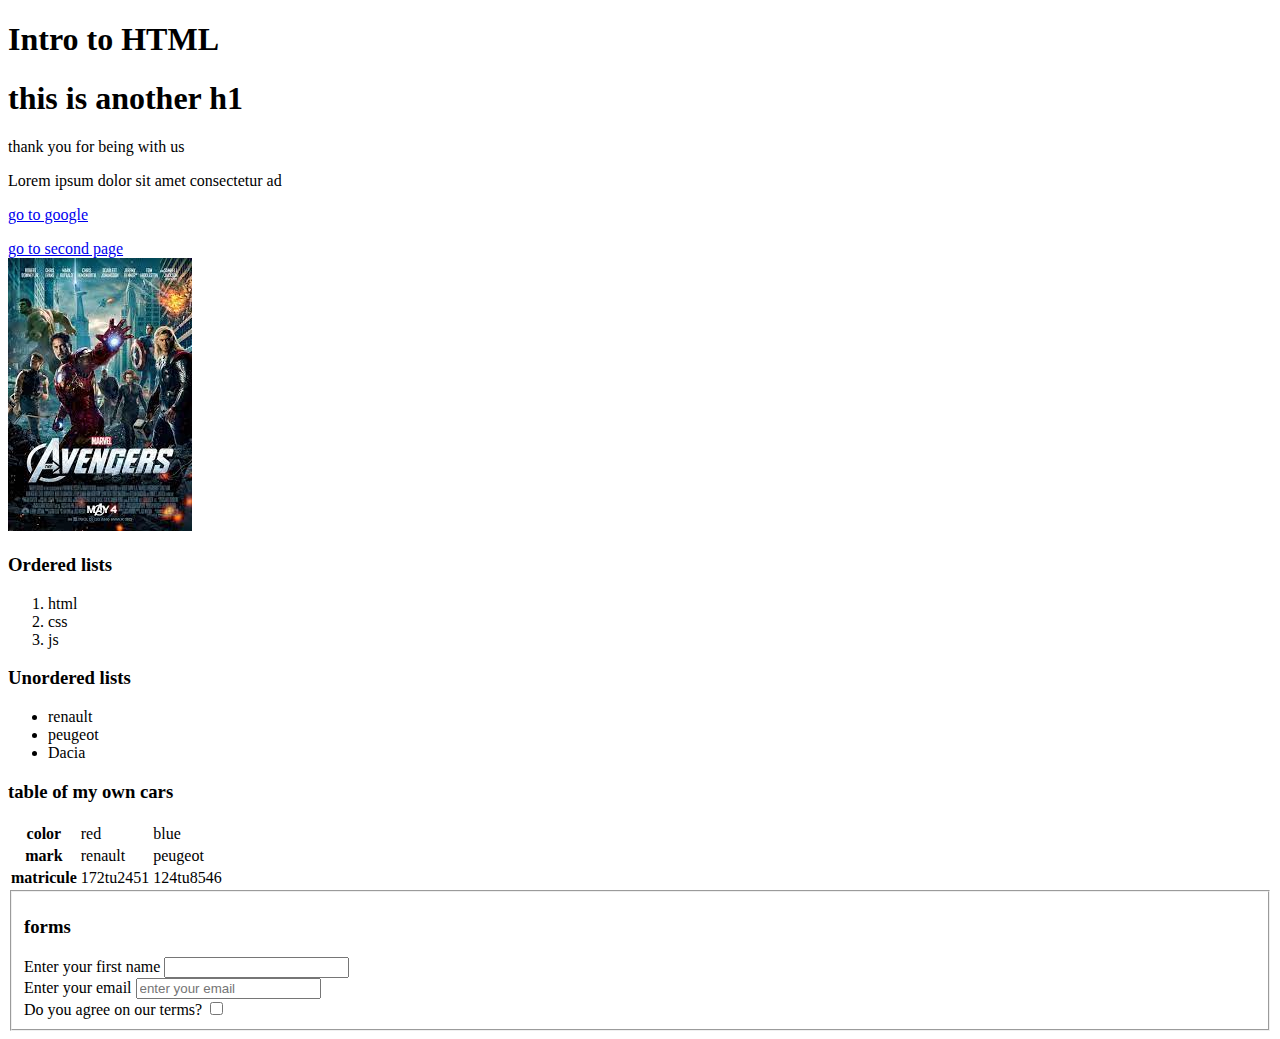
<file: W1D1/index.html>
<!DOCTYPE html>
<html lang="en">
<head>
    <meta charset="UTF-8">
    <meta name="viewport" content="width=device-width, initial-scale=1.0">
    <title>Hello HTML</title>
</head>
<body>
    

    <h1>Intro to HTML</h1><h1>this is another h1</h1>
    <p>thank you for being with us</p>
    <p>Lorem ipsum dolor sit 
        amet consectetur ad
    </p>
    <p>
        
        <a href="http://www.google.com"> go to google</a>
    </p>
    <a href="secondpage.html">
        go to second page</a>
        <div>
            <img src="./assets/images/devengers.jpeg" alt="No image">
            
        </div>

        <!-- Ordered lists and Unordered lists -->
        <h3>Ordered lists</h3>
        <ol>
            <li>html</li>
            <li>css</li>
            <li>js</li>
        </ol>
        <h3>Unordered lists</h3>
        <ul>
            <li>renault</li>
            <li>peugeot</li>
            <li>Dacia</li>
            
        </ul>
        <!-- <iframe width="560" height="315" src="https://www.youtube.com/embed/yMC4J6d5PHg?si=nj1UlFgEibukz4ME" title="YouTube video player" frameborder="0" allow="accelerometer; autoplay; clipboard-write; encrypted-media; gyroscope; picture-in-picture; web-share" allowfullscreen></iframe>
        <video src=""></video> -->
        <h3>table of my own cars</h3>
        <table>
            <tr>
                <th>color</th>
                <td>red</td>
                <td>blue</td>
            </tr>
            <tr>
                <th>mark</th>
                <td>renault</td>
                <td>peugeot</td>
            </tr>
            <tr>
                <th>matricule</th>
                <td>172tu2451</td>
                <td>124tu8546</td>
            </tr>
            
        </table>

        <fieldset>

            <form action="">
                <h3>forms</h3>
                <div>
                    <label for="firstName">Enter your first name</label>
                    <input type="text" name="firstName" id="firstName">
                </div>
                <div>
                    <label for="email">Enter your email</label>
                    <input type="email" name="email" id="email" placeholder="enter your email">  
                </div>
        
        
                <label for="terms">Do you agree on our terms?</label> <input type="checkbox" name="terms" id="terms">  
        

            </form>
        </fieldset>
    
        



    </body>

</html>
</file>
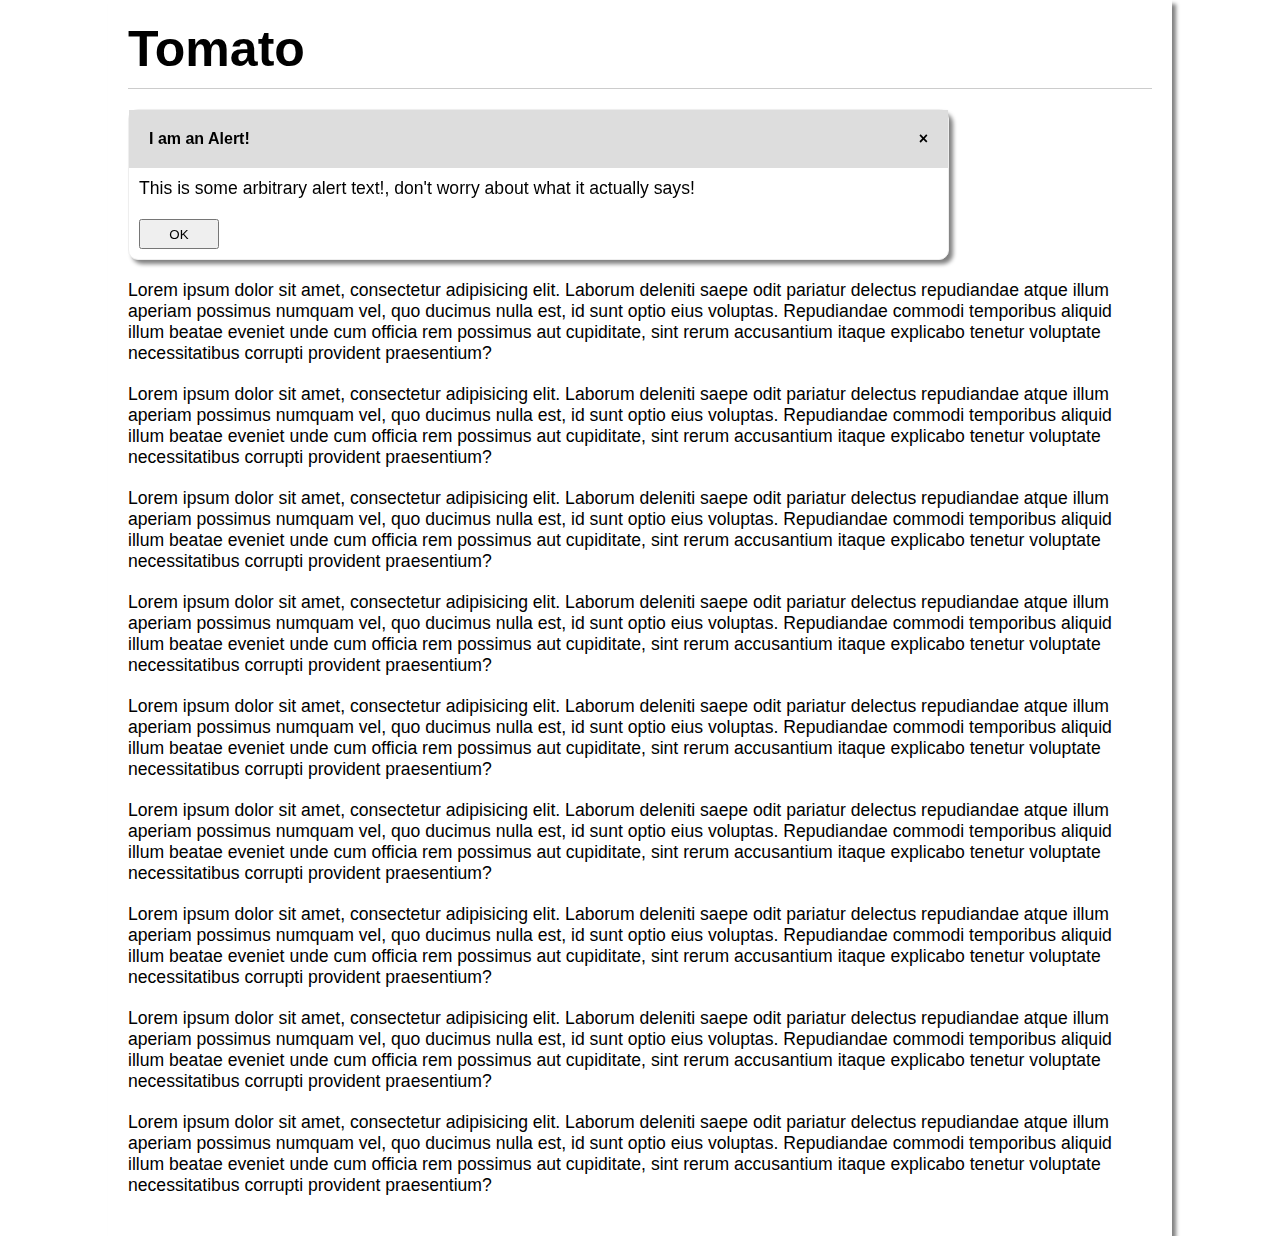
<file: W1D4/index.html>
<!DOCTYPE html>
<html>
<head>
  <meta charset="utf-8">
  <meta name="viewport" content="width=device-width">
  <title>JS Bin</title>
  <link rel="stylesheet" href="style.css">
</head>
<body>
  <div class="container">
    <h1>Tomato</h1>
    <div id="message">
      <div class="header"><span>I am an Alert!</span><span>×</span></div>
      <p>This is some arbitrary alert text!, don't worry about what it actually says!</p>
      <button>OK</button>
    </div>
    <p>Lorem ipsum dolor sit amet, consectetur adipisicing elit. Laborum deleniti saepe odit pariatur delectus repudiandae atque illum aperiam possimus numquam vel, quo ducimus nulla est, id sunt optio eius voluptas. Repudiandae commodi temporibus aliquid illum beatae eveniet unde cum officia rem possimus aut cupiditate, sint rerum accusantium itaque explicabo tenetur voluptate necessitatibus corrupti provident praesentium?</p>
    <p>Lorem ipsum dolor sit amet, consectetur adipisicing elit. Laborum deleniti saepe odit pariatur delectus repudiandae atque illum aperiam possimus numquam vel, quo ducimus nulla est, id sunt optio eius voluptas. Repudiandae commodi temporibus aliquid illum beatae eveniet unde cum officia rem possimus aut cupiditate, sint rerum accusantium itaque explicabo tenetur voluptate necessitatibus corrupti provident praesentium?</p>
    <p>Lorem ipsum dolor sit amet, consectetur adipisicing elit. Laborum deleniti saepe odit pariatur delectus repudiandae atque illum aperiam possimus numquam vel, quo ducimus nulla est, id sunt optio eius voluptas. Repudiandae commodi temporibus aliquid illum beatae eveniet unde cum officia rem possimus aut cupiditate, sint rerum accusantium itaque explicabo tenetur voluptate necessitatibus corrupti provident praesentium?</p>
    <p>Lorem ipsum dolor sit amet, consectetur adipisicing elit. Laborum deleniti saepe odit pariatur delectus repudiandae atque illum aperiam possimus numquam vel, quo ducimus nulla est, id sunt optio eius voluptas. Repudiandae commodi temporibus aliquid illum beatae eveniet unde cum officia rem possimus aut cupiditate, sint rerum accusantium itaque explicabo tenetur voluptate necessitatibus corrupti provident praesentium?</p>
    <p>Lorem ipsum dolor sit amet, consectetur adipisicing elit. Laborum deleniti saepe odit pariatur delectus repudiandae atque illum aperiam possimus numquam vel, quo ducimus nulla est, id sunt optio eius voluptas. Repudiandae commodi temporibus aliquid illum beatae eveniet unde cum officia rem possimus aut cupiditate, sint rerum accusantium itaque explicabo tenetur voluptate necessitatibus corrupti provident praesentium?</p>
    <p>Lorem ipsum dolor sit amet, consectetur adipisicing elit. Laborum deleniti saepe odit pariatur delectus repudiandae atque illum aperiam possimus numquam vel, quo ducimus nulla est, id sunt optio eius voluptas. Repudiandae commodi temporibus aliquid illum beatae eveniet unde cum officia rem possimus aut cupiditate, sint rerum accusantium itaque explicabo tenetur voluptate necessitatibus corrupti provident praesentium?</p>
    <p>Lorem ipsum dolor sit amet, consectetur adipisicing elit. Laborum deleniti saepe odit pariatur delectus repudiandae atque illum aperiam possimus numquam vel, quo ducimus nulla est, id sunt optio eius voluptas. Repudiandae commodi temporibus aliquid illum beatae eveniet unde cum officia rem possimus aut cupiditate, sint rerum accusantium itaque explicabo tenetur voluptate necessitatibus corrupti provident praesentium?</p>
    <p>Lorem ipsum dolor sit amet, consectetur adipisicing elit. Laborum deleniti saepe odit pariatur delectus repudiandae atque illum aperiam possimus numquam vel, quo ducimus nulla est, id sunt optio eius voluptas. Repudiandae commodi temporibus aliquid illum beatae eveniet unde cum officia rem possimus aut cupiditate, sint rerum accusantium itaque explicabo tenetur voluptate necessitatibus corrupti provident praesentium?</p>
    <p>Lorem ipsum dolor sit amet, consectetur adipisicing elit. Laborum deleniti saepe odit pariatur delectus repudiandae atque illum aperiam possimus numquam vel, quo ducimus nulla est, id sunt optio eius voluptas. Repudiandae commodi temporibus aliquid illum beatae eveniet unde cum officia rem possimus aut cupiditate, sint rerum accusantium itaque explicabo tenetur voluptate necessitatibus corrupti provident praesentium?</p>
  </div>
</body>
</html>
</file>
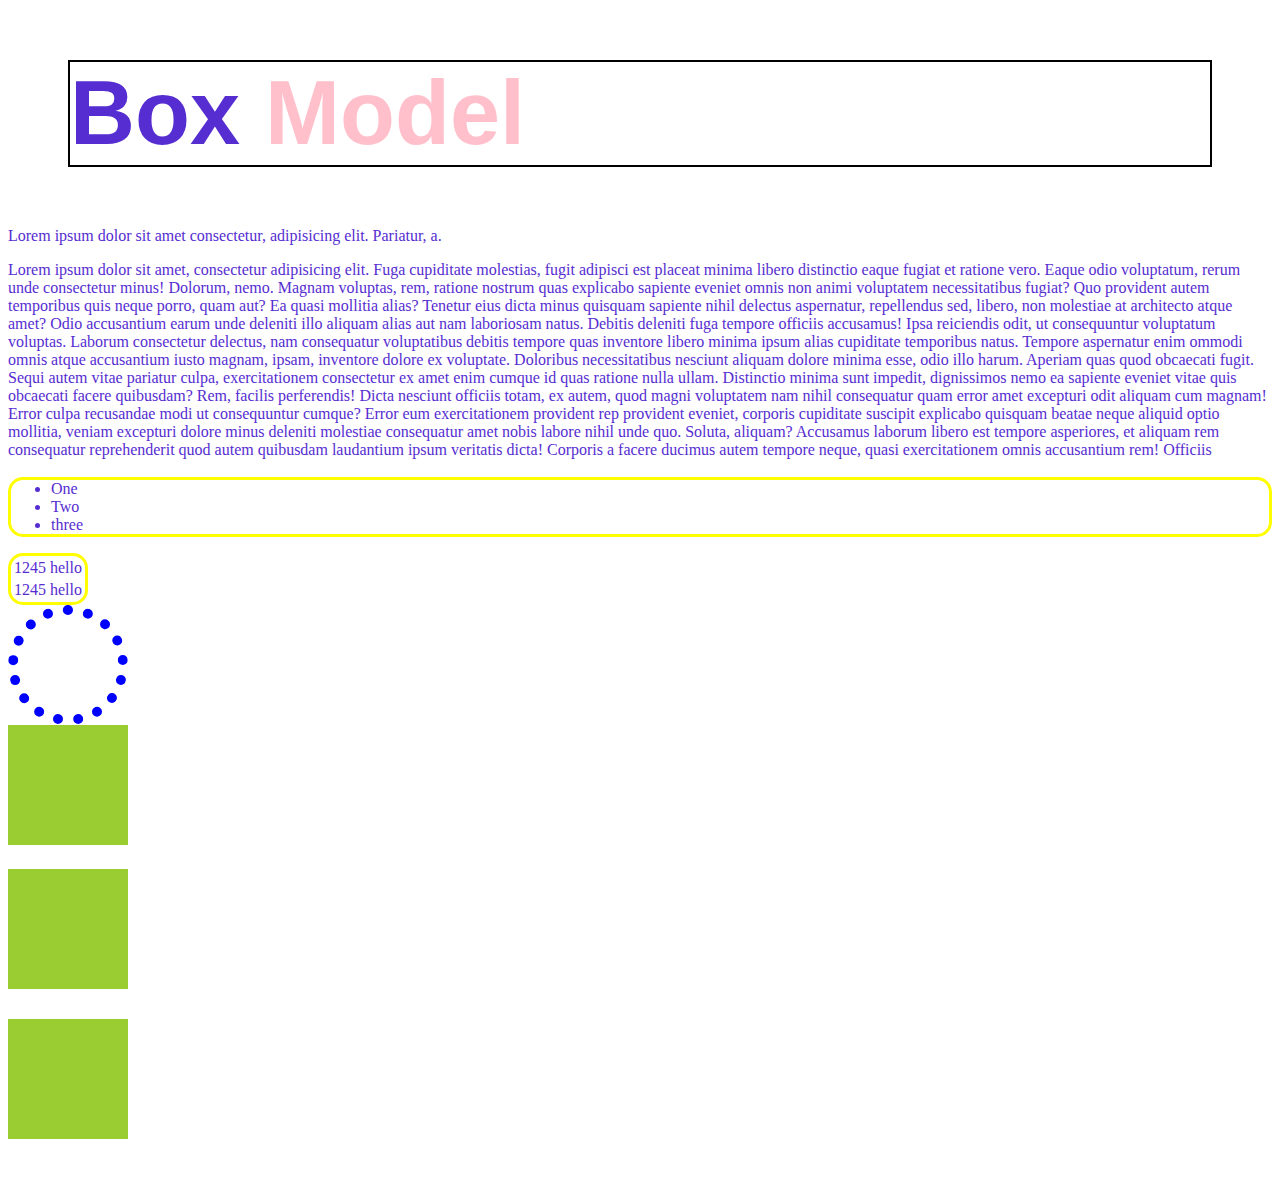
<file: W1D2/boxmodel/index.html>
<!DOCTYPE html>
<html lang="en">
<head>
    <meta charset="UTF-8">
    <meta name="viewport" content="width=device-width, initial-scale=1.0">
    <title>Box model</title>
    <link rel="stylesheet" href="style.css">
</head>
<body>
    <h1>Box <span class="pink">Model</span></h1>
    <p>Lorem ipsum dolor sit amet consectetur, adipisicing elit. Pariatur, a.</p>
    <div class="boxxy">
    <p class="small-p-text">Lorem ipsum dolor sit amet, consectetur adipisicing elit. Fuga cupiditate molestias, fugit adipisci est placeat minima libero distinctio eaque fugiat et ratione vero. Eaque odio voluptatum, rerum unde consectetur minus!
    Dolorum, nemo. Magnam voluptas, rem, ratione nostrum quas explicabo sapiente eveniet omnis non animi voluptatem necessitatibus fugiat? Quo provident autem temporibus quis neque porro, quam aut? Ea quasi mollitia alias?
    Tenetur eius dicta minus quisquam sapiente nihil delectus aspernatur, repellendus sed, libero, non molestiae at architecto atque amet? Odio accusantium earum unde deleniti illo aliquam alias aut nam laboriosam natus.
    Debitis deleniti fuga tempore officiis accusamus! Ipsa reiciendis odit, ut consequuntur voluptatum voluptas. Laborum consectetur delectus, nam consequatur voluptatibus debitis tempore quas inventore libero minima ipsum alias cupiditate temporibus natus.
    Tempore aspernatur enim <span>ommodi omnis atque accusantium iusto magnam, ipsam, inventore dolore ex voluptate. Doloribus necessitatibus nesciunt aliquam dolore minima esse, odio illo harum. Aperiam quas quod obcaecati fugit.
        Sequi autem vitae pariatur culpa, exercitationem consectetur ex amet enim cumque id quas ratione nulla ullam. Distinctio minima sunt impedit, dignissimos nemo ea sapiente eveniet vitae quis obcaecati facere quibusdam?
        Rem, facilis perferendis! Dicta nesciunt officiis totam, ex autem, quod magni voluptatem nam nihil consequatur quam error amet excepturi odit aliquam cum magnam! Error culpa recusandae modi ut consequuntur cumque?
        Error eum exercitationem provident rep</span> provident eveniet, corporis cupiditate suscipit explicabo quisquam beatae neque aliquid optio mollitia, veniam excepturi dolore minus deleniti molestiae consequatur amet nobis labore nihil unde quo. Soluta, aliquam?
    Accusamus laborum libero est tempore asperiores, et aliquam rem consequatur reprehenderit quod autem quibusdam laudantium ipsum veritatis dicta! Corporis a facere ducimus autem tempore neque, quasi exercitationem omnis accusantium rem!
    Officiis cupiditate aut quidem commodi omnis atque accusantium iusto magnam, ipsam, inventore dolore ex voluptate. Doloribus necessitatibus nesciunt aliquam dolore minima esse, odio illo harum. Aperiam quas quod obcaecati fugit.
    Sequi autem vitae pariatur culpa, exercitationem consectetur ex amet enim cumque id quas ratione nulla ullam. Distinctio minima sunt impedit, dignissimos nemo ea sapiente eveniet vitae quis obcaecati facere quibusdam?
    Rem, facilis perferendis! Dicta nesciunt officiis totam, ex autem, quod magni voluptatem nam nihil consequatur quam error amet excepturi odit aliquam cum magnam! Error culpa recusandae modi ut consequuntur cumque?
    Error eum exercitationem provident reprehenderit voluptatibus, reiciendis laboriosam porro, voluptates sequi sunt consequuntur ad dolorem cumque deleniti, asperiores eos eaque perferendis itaque dignissimos dolorum tempora non! Dolor repellendus consectetur hic.
    Adipisci, quibusdam qui. Harum quas, nesciunt excepturi ducimus ipsum officiis earum mollitia, quibusdam laudantium, eaque quidem. Fugiat unde voluptatibus veniam non obcaecati ad, velit labore odit omnis expedita? Excepturi, totam.
    Perspiciatis, obcaecati neque facere provident eaque aperiam, vitae voluptate veritatis accusamus officia, illo dolorem et repellendus. Nobis modi deserunt in nihil dolore nostrum obcaecati earum soluta odio! Numquam, quisquam cumque?
    Rem nisi quisquam, dolore, deserunt voluptates vero facilis itaque neque nemo aliquid magnam distinctio? Labore rem laboriosam est ullam reiciendis ducimus ratione repudiandae accusamus voluptatem corporis cum laborum, placeat perferendis.
    Velit quidem voluptatem autem voluptatum minima. Consequatur nemo veniam quia velit corrupti ullam eos debitis ducimus accusantium, reiciendis illo dicta ab reprehenderit nostrum voluptates vero ea eius magnam earum eveniet.
    Atque eos optio qui omnis at expedita, laborum tempore quibusdam accusantium repellat quae eveniet facilis, dolor nisi, ipsum laboriosam adipisci? Placeat, voluptates? Laborum, ipsa modi. Voluptates voluptate expedita quaerat sed.</p>
    </div>
    <ul class="myborder">
        <li>One</li>
        <li>Two</li>
        <li>three</li>
    </ul>

    <table class="myborder">
        <tr>
            <td>1245</td>
            <td>hello</td>
        </tr>
        <tr>
            <td>1245</td>
            <td>hello</td>
        </tr>
    </table>

    <div class="tomato">

    </div>
    <div id="box1"></div>
    <div id="box2"></div>
    <div id="box3"></div>
</body>
</html>
</file>
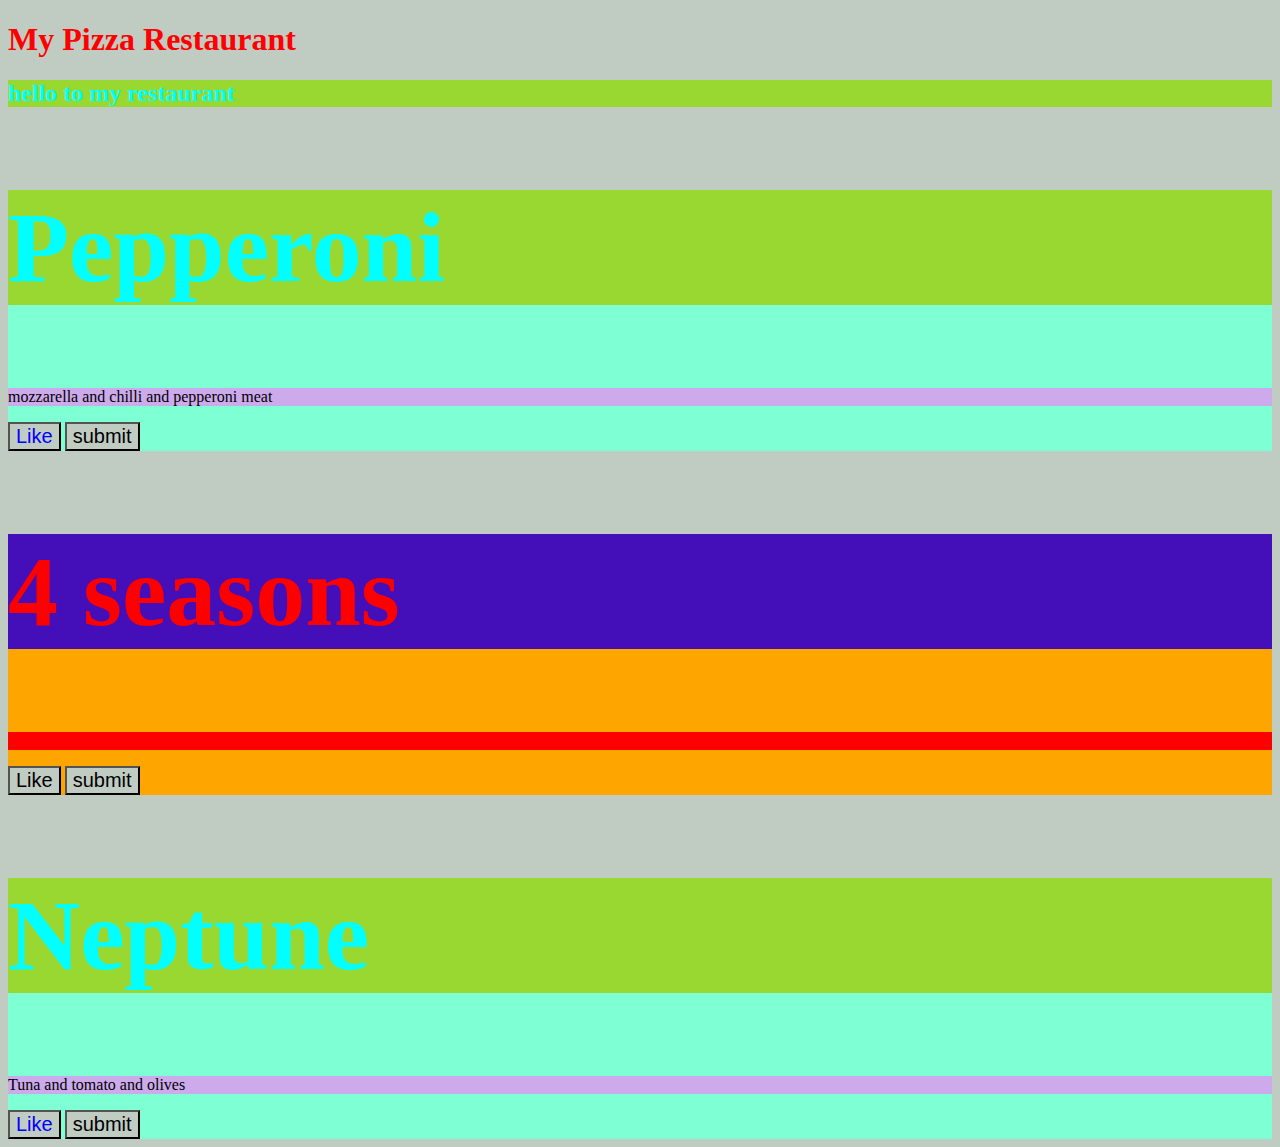
<file: W1D2/Introduction to CSS/index.html>
<!DOCTYPE html>
<html lang="en">
<head>
    <meta charset="UTF-8">
    <meta name="viewport" content="width=device-width, initial-scale=1.0">
    <title>Pizza Restaurant</title>
    <link rel="stylesheet" href="./assets/style.css">
</head>
<body>
    <h1>My Pizza Restaurant</h1>
    <h2>hello to my restaurant</h2>
    <!-- div*3>h2+p -->
    <div>
        <h2>Pepperoni</h2>
        <p>mozzarella and chilli and pepperoni meat</p>
        <button class="blue">Like</button>
        <button>submit</button>
    </div>
    <div class="orange" >
        <h2 id="moreblue" class="red">4 seasons</h2>
        <p class="red">cheese and onions and vegetable</p>
        <button >Like</button>
        <button >submit</button>
    </div>
    <div>
        <h2> Neptune</h2>
        <p> Tuna and tomato and olives</p>
        <button class="blue">Like</button>
        <button>submit</button>
    </div>




</body>
</html>
</file>
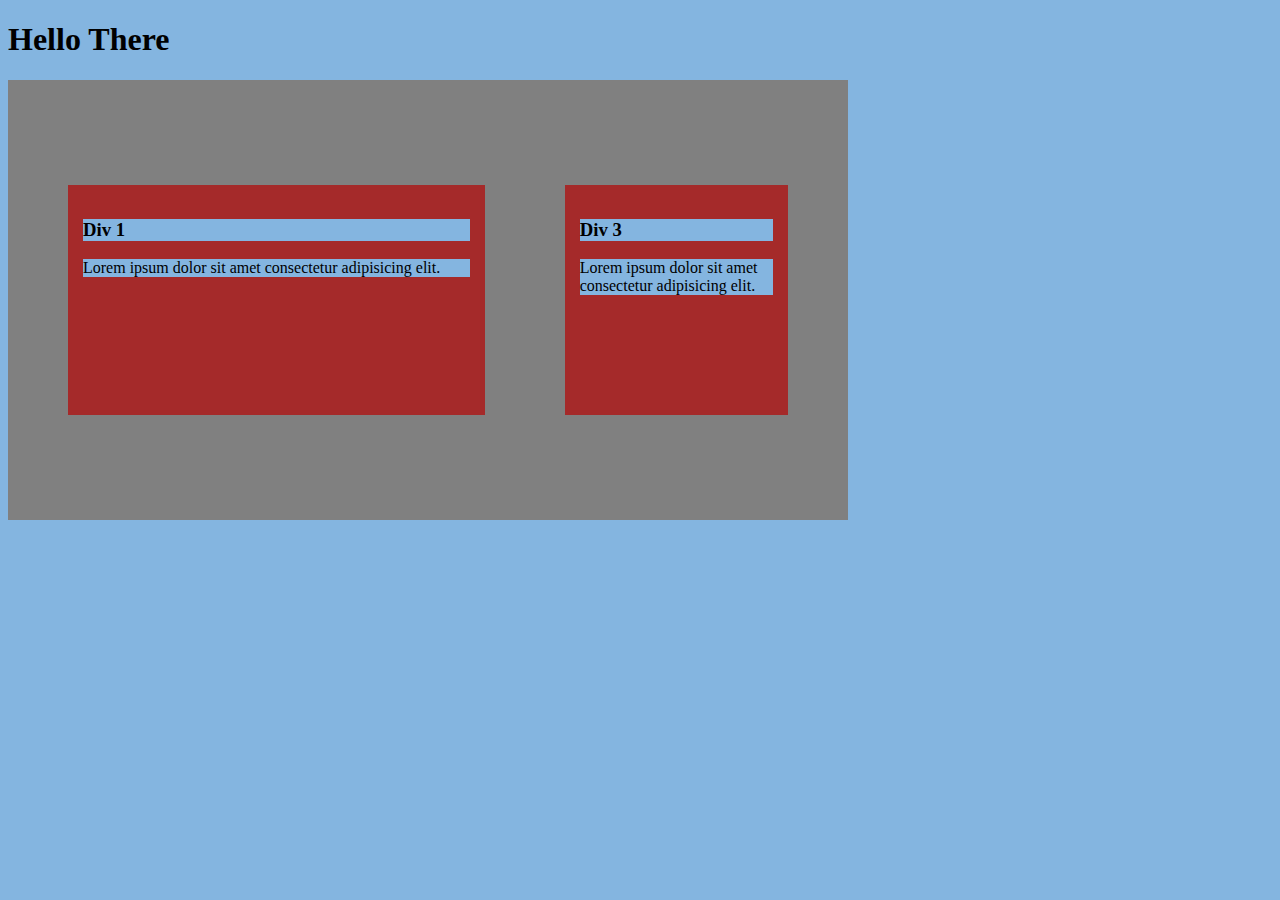
<file: W1D3/Flex Box/index.html>
<!DOCTYPE html>
<html lang="en">
<head>
    <meta charset="UTF-8">
    <meta name="viewport" content="width=device-width, initial-scale=1.0">
    <title>Flex Box</title>
    <link rel="stylesheet" href="style.css">
</head>
<body>
    <H1>Hello There</H1>
    <div class="container">
        <div class="col1">
            <h3>Div 1</h3>
            <p>Lorem ipsum dolor sit amet consectetur adipisicing elit.</p>
        </div>
        <!-- <div class="col">
            <h3>Div 2</h3>
            <p>Lorem ipsum dolor sit amet consectetur adipisicing elit.</p>
        </div> -->
        <div class="col2">
            <h3>Div 3</h3>
            <p>Lorem ipsum dolor sit amet consectetur adipisicing elit.</p>
        </div>
    </div>
</body>
</html>
</file>
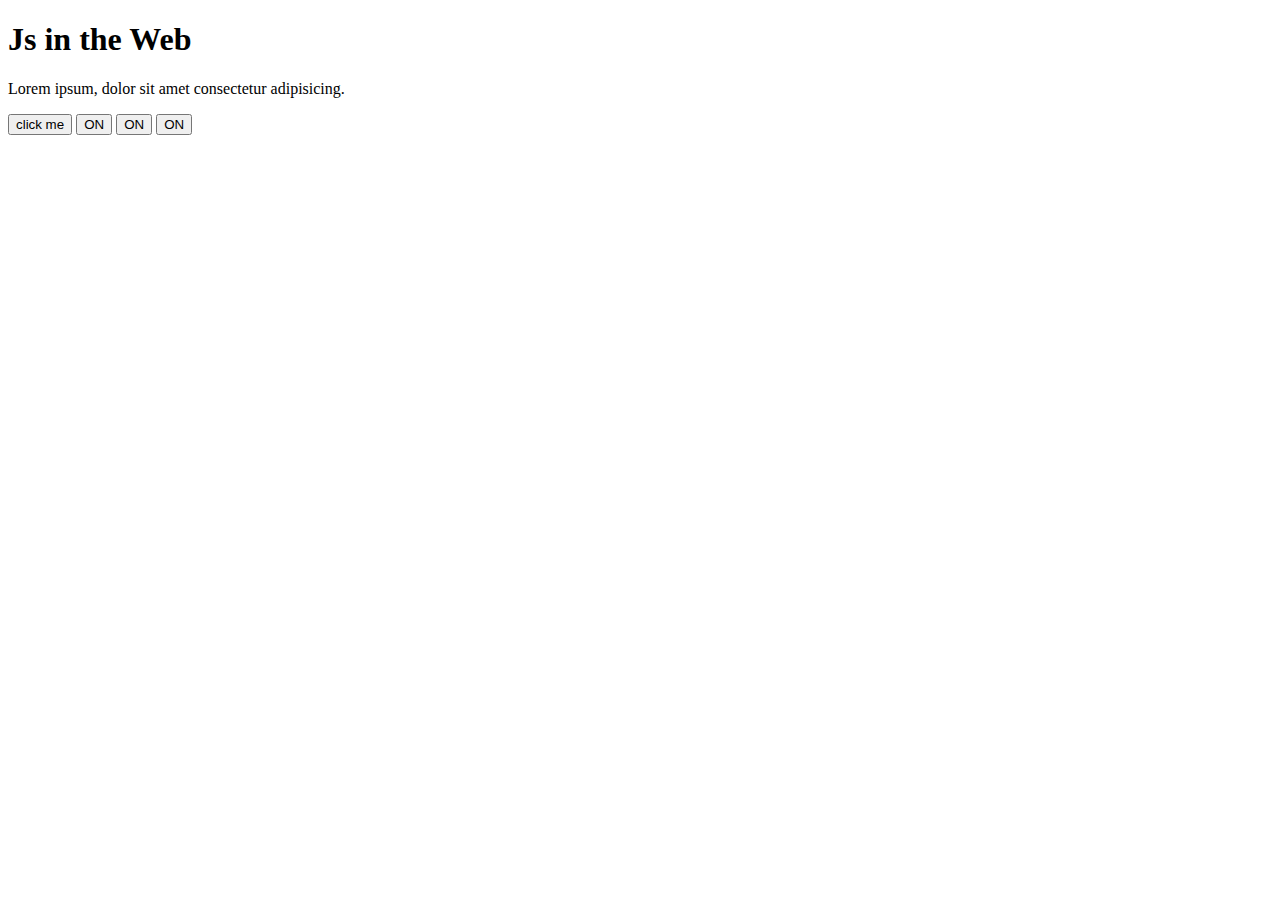
<file: W1D5/Js in the Web/index.html>
<!DOCTYPE html>
<html lang="en">
<head>
    <meta charset="UTF-8">
    <meta name="viewport" content="width=device-width, initial-scale=1.0">
    <title>Js in the Web</title>
    <link rel="stylesheet" href="style.css">
</head>
<body>
    <h1 onclick="removeMe(this)">Js in the Web</h1>

    <p onclick="myAlert()">
        Lorem ipsum, dolor sit amet consectetur adipisicing.</p>

    <button onmouseover="sayHello()">click me</button>

    <button onclick="showValue(this)">ON</button>
    <button onclick="showValue(this)">ON</button>
    <button onclick="showValue(this)">ON</button>

    <script src="script.js"></script>
</body>
</html>
</file>
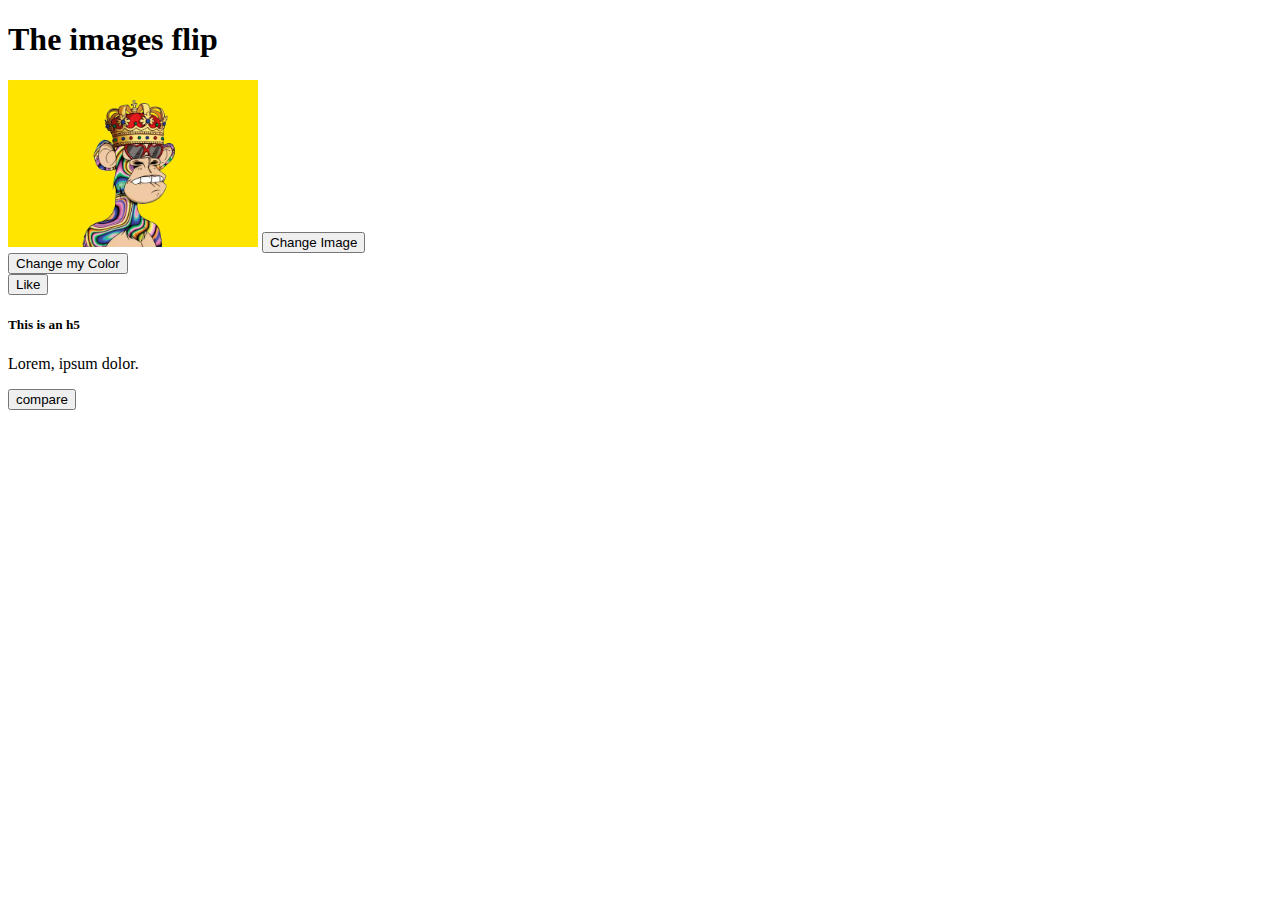
<file: W2D1/Query Selector/index.html>
<!DOCTYPE html>
<html lang="en">
<head>
    <meta charset="UTF-8">
    <meta name="viewport" content="width=device-width, initial-scale=1.0">
    <title>Query Selector</title>
    <link rel="stylesheet" href="style.css">
</head>
<body>
    <h1> The images flip</h1>
    <img id="myimg" src="./assets/1.jpg" alt="">
    <button onclick="switchImg()"> Change Image </button>
    <div>
        <button onmouseover="changeColor()">Change my Color</button>
    </div>



    <div>
        <button onclick="likes()">Like</button>
        <p></p>
    </div>

    <div class="mydiv">
        <!-- <button onclick="likes()">Like</button> -->
        <h5>This is an h5</h5>
        <p>Lorem, ipsum dolor.</p>
        <button onclick="showInnerText()">compare</button>
    </div>
    <script src="script.js"></script>
</body>
</html>
</file>
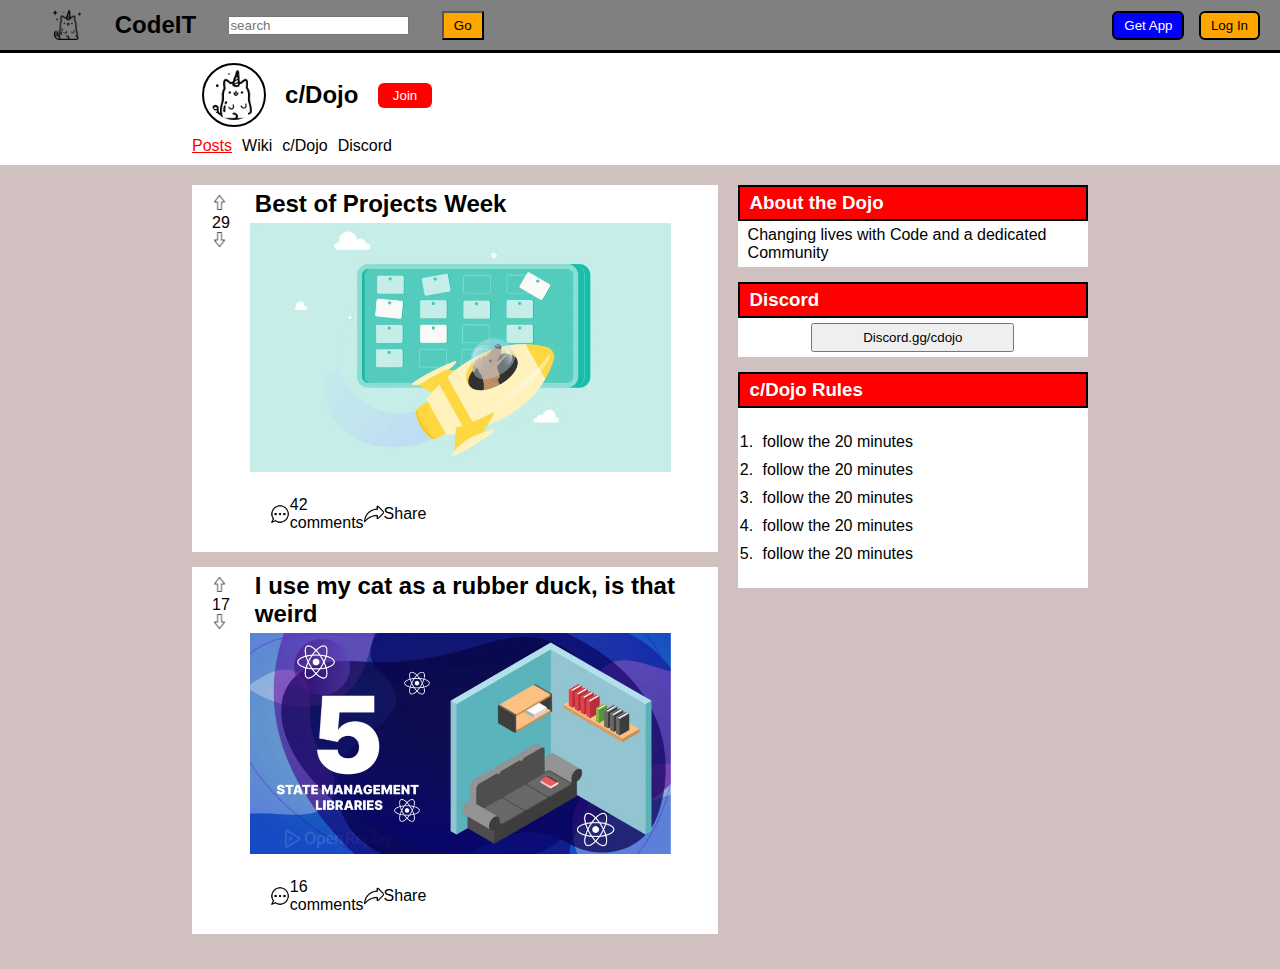
<file: W2D2/Belt review/index.html>
<!DOCTYPE html>
<html lang="en">
<head>
    <meta charset="UTF-8">
    <meta name="viewport" content="width=device-width, initial-scale=1.0">
    <title>Exam</title>
    <link rel="stylesheet" href="style.css">
</head>
<body>
    <div class="wrapper">
        <div class=" nav myflex ">
            <div class="  left-nave myflex">
                <img src="./assets/cat.png" alt="cat.png">
                <h2>CodeIT</h2>
                <input type="text" placeholder="search">
                <button onclick="alertMe()">Go</button>
            </div>
            <div class="right-nav">
                <button id="btn1">Get App</button>
                <button id="btn2">Log In</button>
            </div>
        </div>
        <div class="head">
            <div class="top-head myflex">
                <img src="./assets/cat.png" alt="cat.png">
                <h2>c/Dojo</h2>
                <button onclick="removeMe(this)">Join</button>
            </div>
            <ul class="bottom-head myflex">
                <li><span> Posts</span></li>
                <li>Wiki</li>
                <li>c/Dojo</li>
                <li>Discord</li>
            </ul>
        </div>
        <div class="main myflex">
            <div class="left">
                <div class="left-main myflex">
                    <div class="vote">
                        <img src="./assets/up-arrow.png" alt="uparrow">
                        <p>29</p>
                        <img src="./assets/down-arrow.png" alt="downarrow">
                    </div>
                    <div class="card">
                        <h2>Best of Projects Week</h2>
                        <img src="./assets/image1.webp" alt="image1">
                        <div class="bottom-card myflex">
                            <img src="./assets/chat.png" alt="chat ">
                            <p>42 comments</p>
                            <img src="./assets/share.png" alt="share">
                            <p>Share</p>
    
                        </div>
                    </div>

                </div>
                <div class="left-main myflex">
                    <div class="vote">
                        <img onclick="increase()" src="./assets/up-arrow.png" alt="uparrow">
                        <p id="likes2">17</p>
                        <img onclick="decrease()" src="./assets/down-arrow.png" alt="downarrow">
                    </div>
                    <div class="card">
                        <h2>I use my cat as a rubber duck, is that weird</h2>
                        <img src="./assets/image2.webp" alt="image1">
                        <div class="bottom-card myflex">
                            <img src="./assets/chat.png" alt="chat ">
                            <p>16 comments</p>
                            <img src="./assets/share.png" alt="share">
                            <p>Share</p>
    
                        </div>
                    </div>

                </div>
                
            </div>

            <div class="right">
                <div class="first-class marginbottom">
                    <h3 class="myh3">
                        About the Dojo
                    </h3>
                    <p>Changing lives with Code and a dedicated Community</p>
                </div>
                <div class="second-class marginbottom">
                    <h3 class="myh3">Discord</h3>
                    <div class=" mydiv myflex">
                        <button>Discord.gg/cdojo</button>
                    </div>
                    
                </div>
                <div class="third-class marginbottom">
                    <h3 class="myh3">c/Dojo Rules</h3>
                    <ol>
                        <li>follow the 20 minutes</li>
                        <li>follow the 20 minutes</li>
                        <li>follow the 20 minutes</li>
                        <li>follow the 20 minutes</li>
                        <li>follow the 20 minutes</li>
                        
                    </ol>
                </div>
            </div>

        </div>

    </div>
    
    
    <script src="script.js"></script>
</body>
</html>
</file>
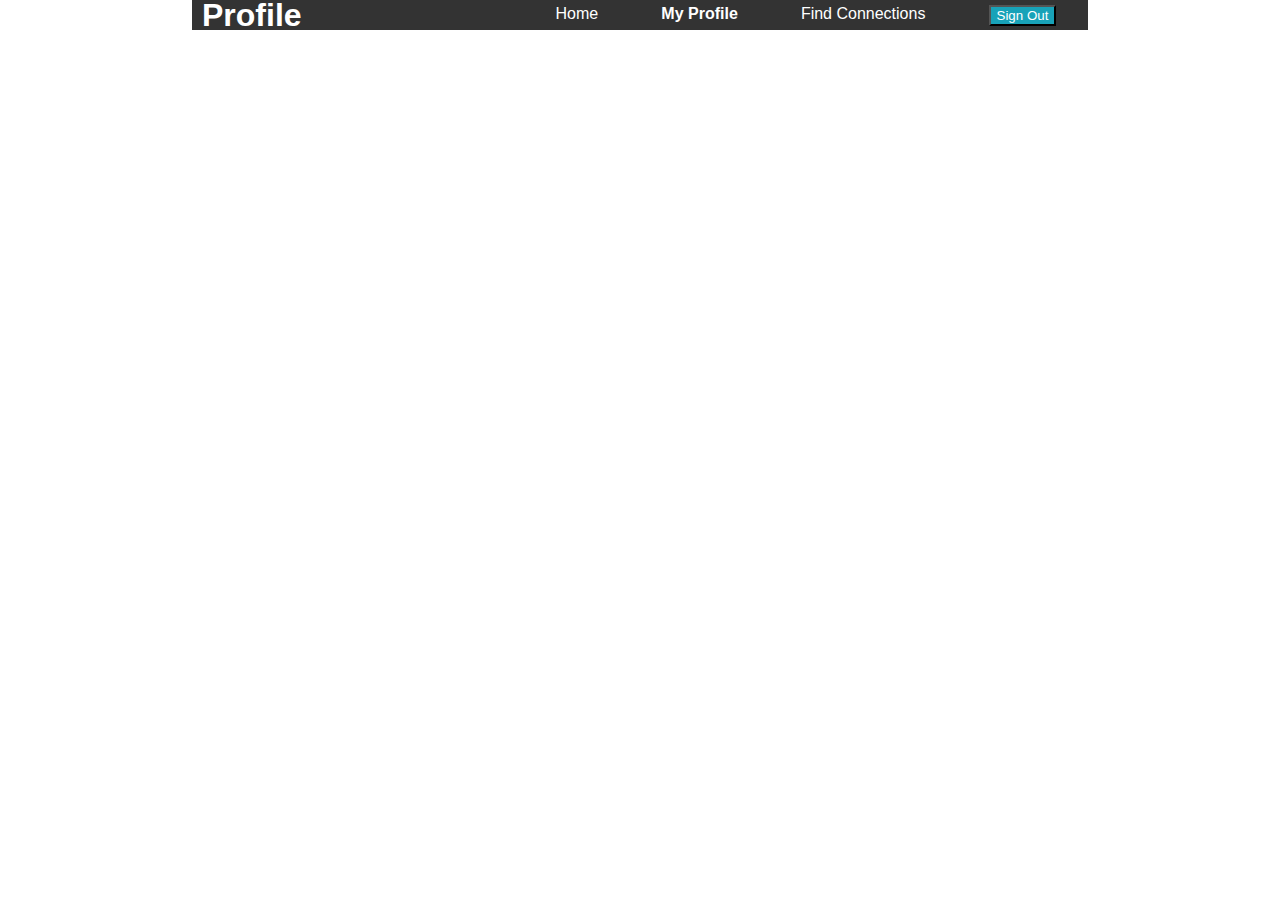
<file: W1D3/Flex Box/Navbar/index.html>
<!DOCTYPE html>
<html lang="en">
<head>
    <meta charset="UTF-8">
    <meta name="viewport" content="width=device-width, initial-scale=1.0">
    <title>NAvbar</title>
    <link rel="stylesheet" href="style.css">
</head>
<body>
    <div class="nav">
        <h1 class="nav-title">Profile</h1>
        <ul class="nav-links">
            <li><a href="#">Home</a></li>
            <li><a href="#" class="active">My Profile</a></li>
            <li><a href="#">Find Connections</a></li>
            <li><button class="btn">Sign Out</button></li>
        </ul>
    </div>
    
    
</body>
</html>
</file>
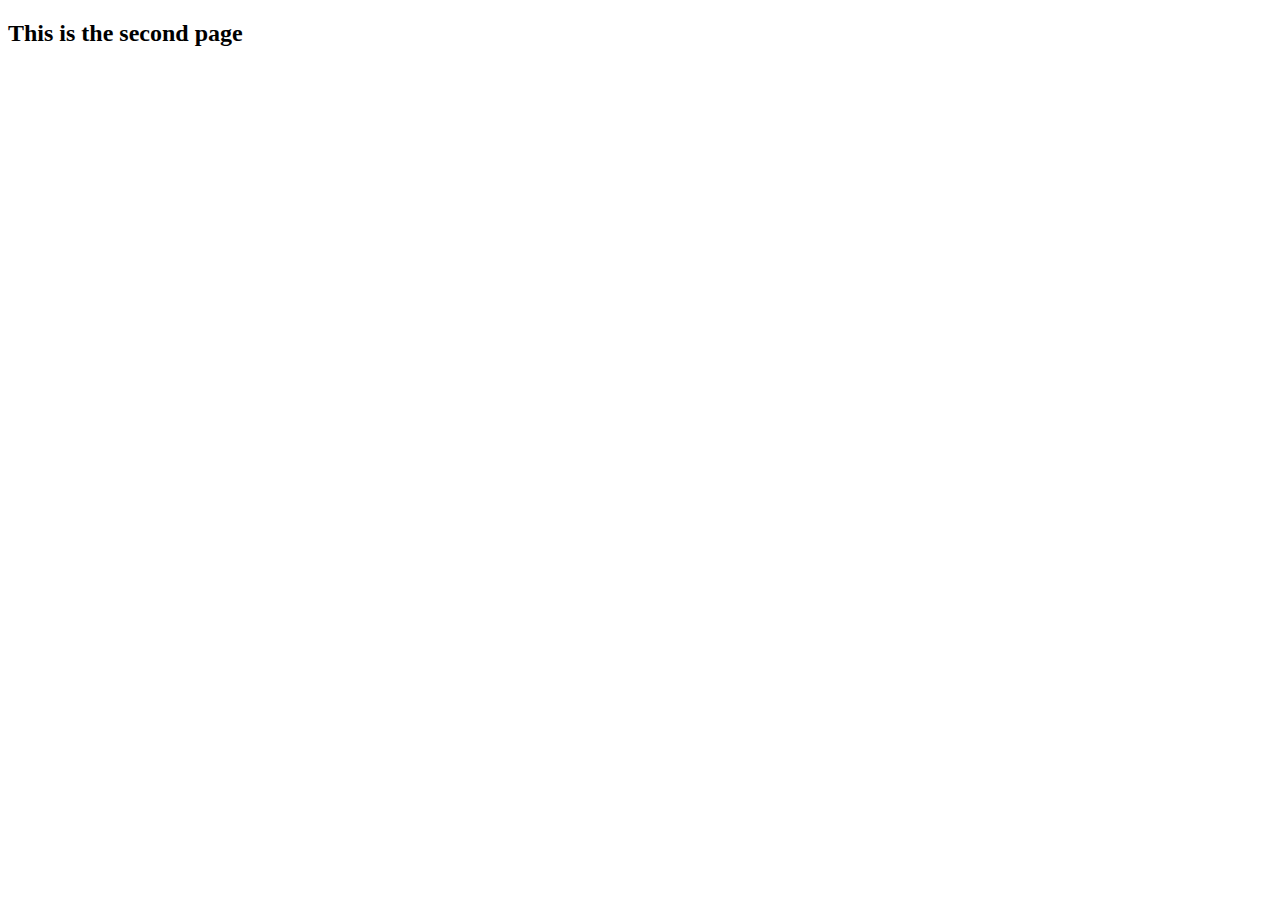
<file: W1D1/secondpage.html>
<!DOCTYPE html>
<html lang="en">
<head>
    <meta charset="UTF-8">
    <meta name="viewport" content="width=device-width, initial-scale=1.0">
    <title>Second page</title>
</head>
<body>
    <h2>This is the second page</h2>
</body>
</html>
</file>
<file: W1D4/style.css>
/* to use in the exam */
/* good practices when developing */
* {
    margin: 0;
    padding: 0;
    font-family: sans-serif;
  }
  .container {
    width: 80%;
    margin: 0 auto;
    /* ------------------------------- */
    padding: 20px;
    box-shadow: 4px 4px 4px grey;
  }
  h1 {
    font-size: 50px;
    padding-bottom: 10px;
    margin-bottom: 20px;
    border-bottom: 1px solid #ccc;
  }
  p {
    margin: 20px 0;
    font-size: 1.1rem;
  }
  #message {
    width: inherit;
    border: 1px solid #eee;
    border-radius: 10px;
    background-color: #fff;
    box-shadow: 4px 4px 4px grey;
    /* change the position properties here */
    position: sticky; 
    top: 20px;
   
  }
  #message * {
    margin: 10px;
  }
  #message .header {
    margin: 0px;
    background-color: #ddd;
    padding: 10px;
    font-weight: 900;
    display: flex;
    justify-content: space-between;
  }
  #message button {
    height: 30px;
    width: 80px;
  }
</file>
<file: W1D2/boxmodel/style.css>
/* https://www.w3schools.com/html/html_blocks.asp */
*{
    /* background-color: rgb(6, 8, 233); */
    color: #562dd1;
}

/* colors: specify the color,rgb,  hex */

h1{
    font-size: 90px;
    font-family: sans-serif;
    border: 2px solid black;
    /* text-align: right; */
    margin: 60px;
}
.pink{
    color: pink;
    background-image:url("https://3.bp.blogspot.com/-J152Cn3Rb4o/URD0M9rrAhI/AAAAAAAABeg/y3C6uJBVTIs/s1600/blue+roses+pictures+(1).jpg");

}
/* .boxxy{
    /* background-color: blueviolet; */
    

.small-p-text{
    /* background-color: red; */
    height: 200px;
    background-image:url("https://3.bp.blogspot.com/-J152Cn3Rb4o/URD0M9rrAhI/AAAAAAAABeg/y3C6uJBVTIs/s1600/blue+roses+pictures+(1).jpg");
    overflow: scroll;
}
.myborder{
    border: 3px solid yellow;
    border-radius: 15px;
}

.tomato{
    height: 100px;
    width: 100px;
    border-radius: 60px;
    border: 10px dotted blue;
}

#box1,#box2,#box3{
    height: 120px;
    width: 120px;
    background-color: yellowgreen;
    /* margin-bottom: 5px; */
}
#box1{
    margin-bottom: 20px;
    display: inline-block;
}
#box2{
    margin-bottom: 30px;
    display: block;
}
#box3{
    margin-bottom: 50px;
}
</file>
<file: W1D2/Introduction to CSS/assets/style.css>
*{
    background-color: rgb(192, 203, 194);
}
h1 {
    color: red;
}

p{
    background-color: rgb(204, 170, 235);
}

h2{
    color: aqua;
    background-color: rgb(152, 216, 49);
}

div{
    background-color: aquamarine;
}

.orange{
    background-color: orange;
}
.red{
    background-color: red;
    color: red;
}

button{
    font-size: 20px;
}

.blue{
    color: blue;

}

#moreblue{
    background-color: rgb(68, 14, 184);
}
button:hover{
    background-color: cadetblue;
}

.blue:hover{
    background-color: green;
    font-size: 80px;
}

div h2{
    font-size: 100px;
}
</file>
<file: W1D3/Flex Box/style.css>
*{
    background-color: rgb(132, 181, 224);
    /* margin: 0px;
    padding: 0px; */
}

.container{
    width: 800px;
    height: 400px;
    padding: 20px;
    background-color: gray;
    display: flex;
    flex-direction:row;
    align-items: center;
    justify-content: space-between;
    
}
.col1{
    width: 200px;
    height: 200px;
    background-color: brown;
    padding: 15px;
    margin: 40px;
    flex: 2;
    /* display: flex; */
    /* display: inline-block; */
}
.col2{
    width: 200px;
    height: 200px;
    background-color: brown;
    padding: 15px;
    margin: 40px;
    flex: 1;
    /* display: flex; */
    /* display: inline-block; */
}
</file>
<file: W1D5/Js in the Web/style.css>
*{
    /* background-color: aquamarine; */
}

.red{
    background-color: red;
    border-radius: 45px;
    border: 2px solid blue;
}
</file>
<file: W2D1/Query Selector/style.css>
img{
    width: 250px;
}
</file>
<file: W2D2/Belt review/style.css>
*{
    /* background-color: aquamarine; */
    margin: 0px 0px;
    padding: 0px 0px;
    /* outline: 1px solid blue; */
    font-family: sans-serif;
}

.wrapper{
    /* width: 80%; */
    margin: 0px auto;
}
/* nav class ----------------------*/
.nav {
    height: 40px;
    background-color: gray;
    align-items: center;
    justify-content: space-between;
    padding: 5px 20px;
    border-bottom: 3px solid black;
}
.nav img{
    width: 30px;
}
.left-nave{
    /* background-color: aqua; */
    align-items: center;
    justify-content: space-evenly;
    width: 40%;
}
.left-nave button{
    background-color: orange;
    padding: 5px 10px;
}

#btn1{
    background-color: blue;
    color: white;
    margin-right: 10px;
    border: 2px solid black;
    padding: 5px 10px;
    border-radius: 6px;
}
#btn2{
    background-color: orange;
    border: 2px solid black;
    padding: 5px 10px;
    border-radius: 6px;
}

/* head division -------------------*/
.head{
    padding: 10px 15%;
}

.top-head{
    align-items: center;
    width: 250px;
    justify-content: space-around;
    margin-bottom: 10px;
}
.top-head img{
    width: 50px;
    border-radius: 45px;
    border :2px solid black;
    padding: 5px;
    
}
.top-head button{
    background-color: red;
    color: white;
    padding: 5px 15px;
    border-radius: 6px;
    border: none;
}

.bottom-head{
    list-style-type: none;
    width: 200px;
    align-items: center;
    justify-content: space-between;
    
}

span{
    color: red;
    text-decoration: underline;
}

/* main section ---------------------------*/

.main{
    justify-content: space-between;
    padding: 20px 15%;
    background-color: rgb(209, 192, 192);
}
.left{
    flex: 3;
    margin-right: 20px;
}
.left-main{
    background-color: white;
    margin-bottom: 15px;
}

.vote{
    padding: 10px 20px;
}

.vote img{
    width: 15px;
}

.card > img{
    width: 90%;
}
.card h2{
    padding: 5px;
}
.bottom-card{
    margin: 20px;
    width: 150px;
    justify-content: space-between;
    align-items: center;
}
.bottom-card img{
    width: 20px;
}

.right{
    flex: 2;
}
.right p{
    padding: 5px 10px;
}

.marginbottom{
    margin-bottom: 15px;
    background-color: white;
}

.third-class ol{
    padding: 20px;
}
.third-class li{
    padding: 5px;
}
.mydiv{
    justify-content: center;
    padding: 5px 20px;
}
.mydiv button{
    padding: 5px 50px;
}
.first-class, .second-class,.third-class{
    width: 100%;
}




/* utility class */
.myflex{
    display: flex;
    
}
.myh3{
    color: white;
    background-color: red;
    padding: 5px 10px;
    border: 2px solid black;
}
</file>
<file: W1D3/Flex Box/Navbar/style.css>
*{
    margin: 0px auto;
    color: white;
    font-family: sans-serif;
}
.nav{
    display: flex;
    width: 70%;
    justify-content: space-between;
    height: 30px;
    background-color: rgb(51,51,51);
    align-items: center;
}
.nav-links{
    display: flex;
    justify-content: center;
    flex:2;
    list-style-type: none;
}
.nav-title{
    flex: 1;
    margin-left: 10px;;
}
.btn{
    background-color: #18a2b8;
}
.active{
    font-weight: bold;
}
a{
    text-decoration: none;
}
/* li{
    margin:10px;
} */
</file>
